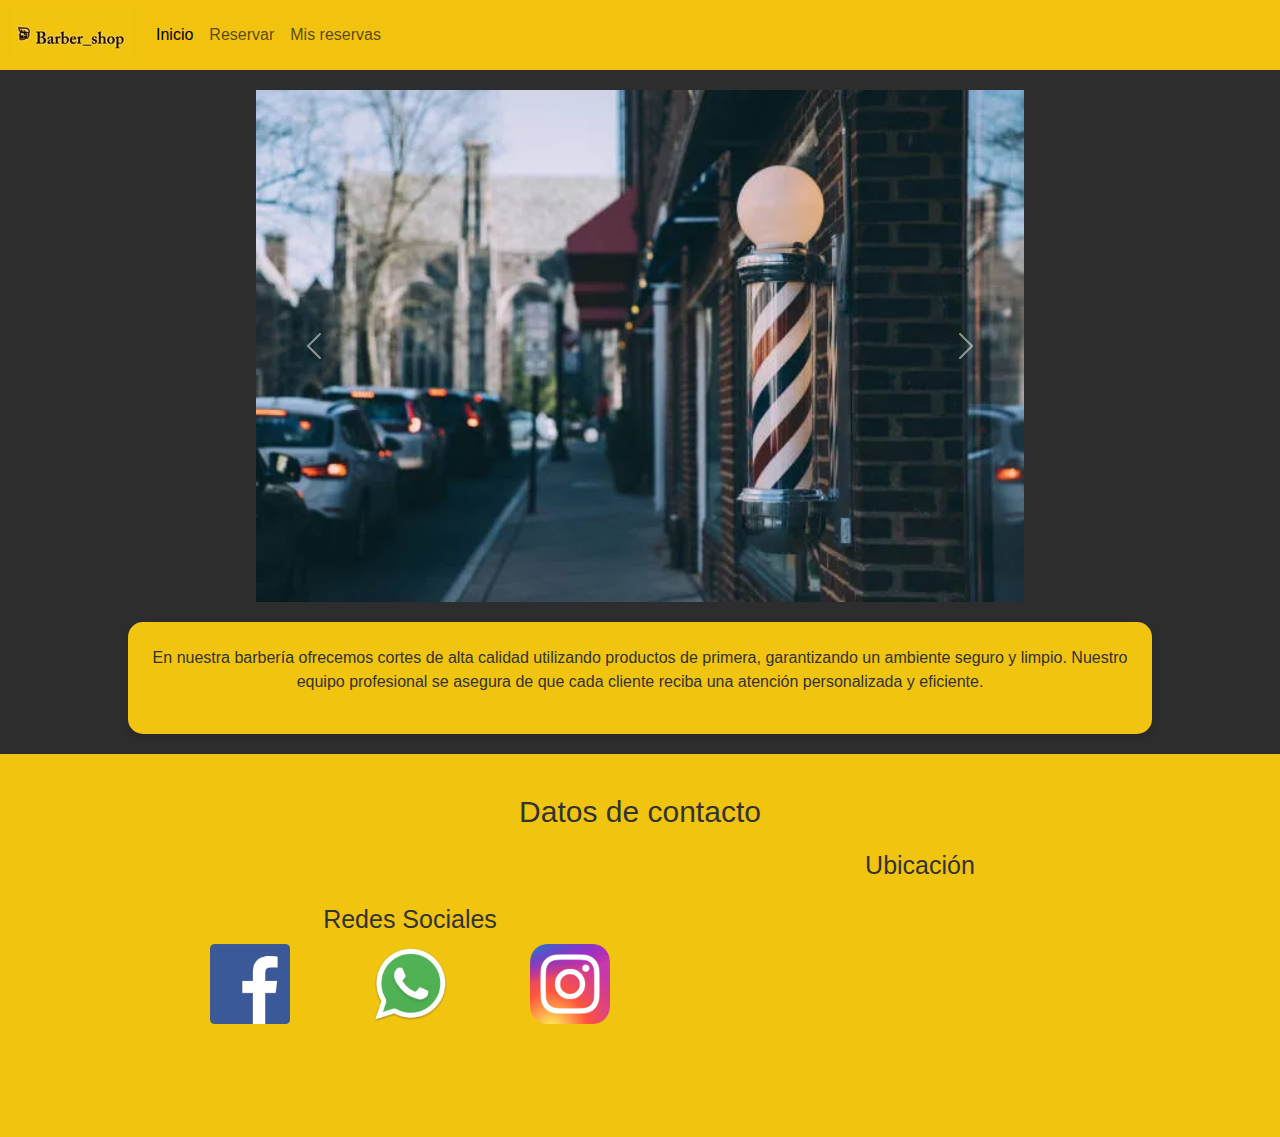
<file: index.html>
<!DOCTYPE html>
<html lang="es">
    <head>
        <meta charset="UTF-8">
        <meta name="viewport" content="width=device-width, initial-scale=1.0">
        <title>Mi Página Web</title>
        <link href="https://cdn.jsdelivr.net/npm/bootstrap@5.3.0-alpha1/dist/css/bootstrap.min.css" rel="stylesheet">
        <link rel="stylesheet" href="styles.css">
    </head>
    <body>
        <!--barra de navegacion-->
        <nav class="navbar navbar-expand-lg">
            <div class="container-fluid">
                <a href="index.html">
                    <img src="Imagenes/logo.jpg" alt="Logo"> 
                </a>
                <a class="navbar-brand"></a>
                <button class="navbar-toggler" type="button" data-bs-toggle="collapse" data-bs-target="#navbarNav" aria-controls="navbarNav" aria-expanded="false" aria-label="Toggle navigation">
                    <span class="navbar-toggler-icon"></span>
                </button>
                <div class="collapse navbar-collapse" id="navbarNav">
                    <ul class="navbar-nav">
                        <li class="nav-item">
                            <a class="nav-link active" aria-current="page" href="index.html">Inicio</a>
                        </li>
                        <li class="nav-item">
                            <a class="nav-link" href="reservas.html">Reservar</a>
                        </li>
                        <li class="nav-item">
                            <a class="nav-link" href="mis_reservas.html">Mis reservas</a>
                        </li>
                    </ul>
                </div>
            </div>
        </nav>

        <!--carrusel-->
        <div class="contenedor">
            <div id="carouselExample" class="carousel slide" data-bs-ride="carousel">
                <div class="carousel-inner">
                    <div class="carousel-item active">
                        <img src="Imagenes/slider1.jpg" class="d-block w-100" alt="Imagen_barberia">
                    </div>
                    <div class="carousel-item">
                        <img src="Imagenes/slider2.jpg" class="d-block w-100" alt="Imagen_barberia">
                    </div>
                    <div class="carousel-item">
                        <img src="Imagenes/slider-3.jpg" class="d-block w-100" alt="Imagen_barberia">
                    </div>
                </div>
                <button class="carousel-control-prev" type="button" data-bs-target="#carouselExample" data-bs-slide="prev">
                    <span class="carousel-control-prev-icon" aria-hidden="true"></span>
                    <span class="visually-hidden">Previous</span>
                </button>
                <button class="carousel-control-next" type="button" data-bs-target="#carouselExample" data-bs-slide="next">
                    <span class="carousel-control-next-icon" aria-hidden="true"></span>
                    <span class="visually-hidden">Next</span>
                </button>
            </div>
        </div>

        <div class="descripcion-barberia text-center p-4">
            <p>En nuestra barbería ofrecemos cortes de alta calidad utilizando productos de primera, garantizando un ambiente seguro y limpio. Nuestro equipo profesional se asegura de que cada cliente reciba una atención personalizada y eficiente.</p>
        </div>

        <!--footer-->
        <footer class="footer">
            <div class="footer-container">
                <h2 class="footer-title">Datos de contacto</h2>
                <div class="footer-content">
                    <div class="footer-redes">
                        <h3 class="redes-titulo">Redes Sociales</h3>
                        <div class="redes-icon">
                            <a href="https://www.facebook.com" target="_blank">
                                <img src="Imagenes/facebook_icon.jpg" alt="Facebook" class="footer-icon">
                            </a>
                            <a href="https://whatsapp.com" target="_blank">
                                <img src="Imagenes/whatsapp_icon.jpg" alt="Whatsapp" class="footer-icon">
                            </a>
                            <a href="https://www.instagram.com" target="_blank">
                                <img src="Imagenes/instagram_icon.jpg" alt="Instagram" class="footer-icon">
                            </a>
                        </div>
                    </div>
                    <div class="footer-ubicacion">
                        <h3 class="ubicacion-titulo">Ubicación</h3>
                        <iframe
                            src="https://www.google.com/maps/embed?pb=your-google-maps-code-here"
                            width="300"
                            height="200"
                            style="border:0;"
                            allowfullscreen=""
                            loading="lazy"
                            referrerpolicy="no-referrer-when-downgrade">
                        </iframe>
                    </div>
                </div>
            </div>
        </footer>

        <script src="https://cdn.jsdelivr.net/npm/bootstrap@5.3.0-alpha1/dist/js/bootstrap.bundle.min.js"></script>
    </body>
</html>
</file>
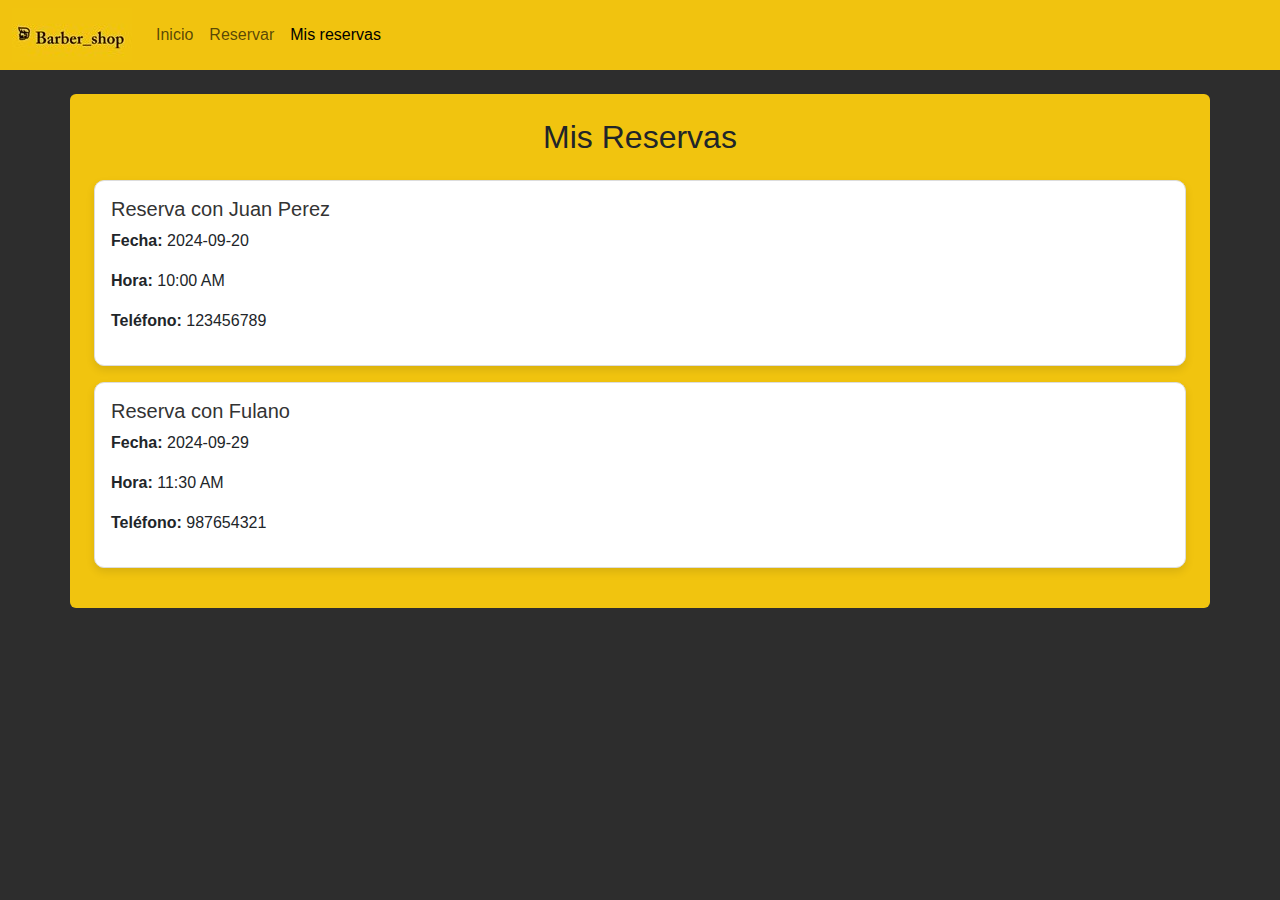
<file: mis_reservas.html>
<!DOCTYPE html>
<html lang="es">
    <head>
        <meta charset="UTF-8">
        <meta name="viewport" content="width=device-width, initial-scale=1.0">
        <title>Mi Página Web</title>
        <link href="https://cdn.jsdelivr.net/npm/bootstrap@5.3.0-alpha1/dist/css/bootstrap.min.css" rel="stylesheet">
        <link rel="stylesheet" href="styles.css">        
    </head>
    <body>
        <!--barra de navegacion-->
        <nav class="navbar navbar-expand-lg">
            <div class="container-fluid">
                <a href="index.html">
                    <img src="Imagenes/logo.jpg" alt="Logo"> 
                </a>
                <a class="navbar-brand"></a>
                <button class="navbar-toggler" type="button" data-bs-toggle="collapse" data-bs-target="#navbarNav" aria-controls="navbarNav" aria-expanded="false" aria-label="Toggle navigation">
                    <span class="navbar-toggler-icon"></span>
                </button>
                <div class="collapse navbar-collapse" id="navbarNav">
                    <ul class="navbar-nav">
                        <li class="nav-item">
                            <a class="nav-link" aria-current="page" href="index.html">Inicio</a>
                        </li>
                        <li class="nav-item">
                            <a class="nav-link" href="reservas.html">Reservar</a>
                        </li>
                        <li class="nav-item">
                            <a class="nav-link active" href="mis_reservas.html">Mis reservas</a>
                        </li>
                    </ul>
                </div>
            </div>
        </nav>

        <!--reservas-->
        <div class="container mt-4 reservas-container p-4 rounded">
            <h2 class="text-center mb-4">Mis Reservas</h2>
            <div class="row">
                <div class="col-md-12">
                    <!-- Ejemplos de una reserva -->
                    <div class="reservation-card mb-3 p-3">
                        <h5 class="reservation-title">Reserva con Juan Perez</h5>
                        <p><strong>Fecha:</strong> 2024-09-20</p>
                        <p><strong>Hora:</strong> 10:00 AM</p>
                        <p><strong>Teléfono:</strong> 123456789</p>
                    </div>
                    <div class="reservation-card mb-3 p-3">
                        <h5 class="reservation-title">Reserva con Fulano</h5>
                        <p><strong>Fecha:</strong> 2024-09-29</p>
                        <p><strong>Hora:</strong> 11:30 AM</p>
                        <p><strong>Teléfono:</strong> 987654321</p>
                    </div>
                </div>
            </div>
        </div>
        <script src="https://cdn.jsdelivr.net/npm/bootstrap@5.3.0-alpha1/dist/js/bootstrap.bundle.min.js"></script>
    </body>
</html>
</file>
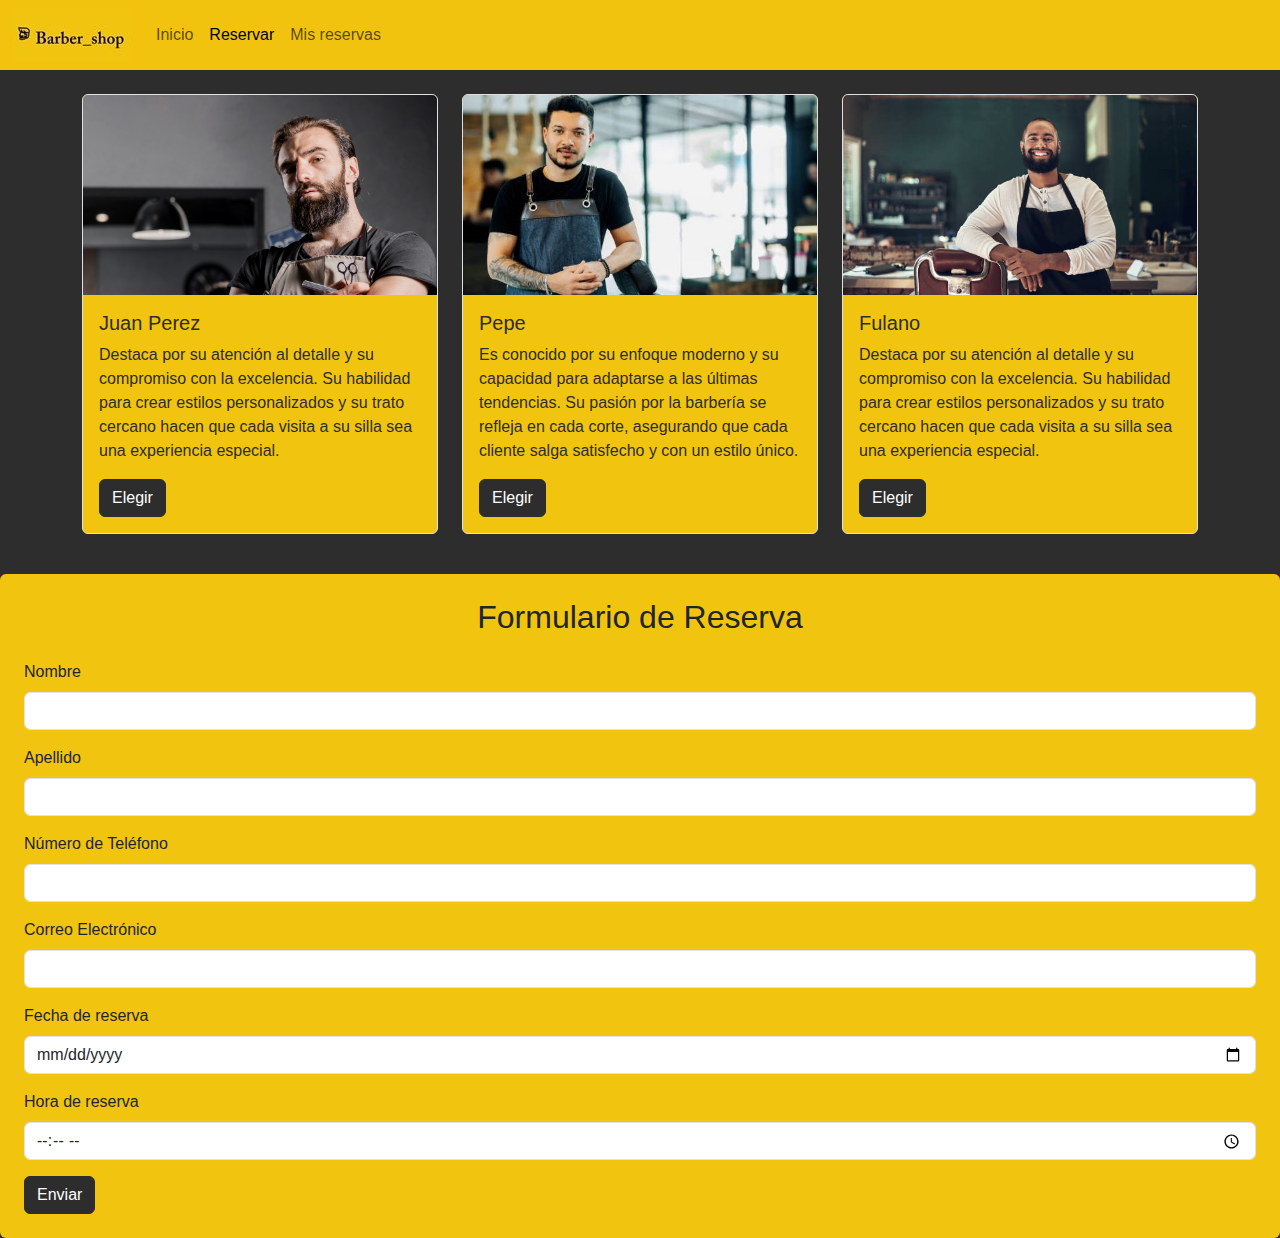
<file: reservas.html>
<!DOCTYPE html>
<html lang="es">
    <head>
        <meta charset="UTF-8">
        <meta name="viewport" content="width=device-width, initial-scale=1.0">
        <title>Mi Página Web</title>
        <link href="https://cdn.jsdelivr.net/npm/bootstrap@5.3.0-alpha1/dist/css/bootstrap.min.css" rel="stylesheet">
        <link rel="stylesheet" href="styles.css">        
    </head>
    <body>
        <!--barra de navegacion-->
        <nav class="navbar navbar-expand-lg">
            <div class="container-fluid">
                <a href="index.html">
                    <img src="Imagenes/logo.jpg" alt="Logo"> 
                </a>
                <a class="navbar-brand"></a>
                <button class="navbar-toggler" type="button" data-bs-toggle="collapse" data-bs-target="#navbarNav" aria-controls="navbarNav" aria-expanded="false" aria-label="Toggle navigation">
                    <span class="navbar-toggler-icon"></span>
                </button>
                <div class="collapse navbar-collapse" id="navbarNav">
                    <ul class="navbar-nav">
                        <li class="nav-item">
                            <a class="nav-link" aria-current="page" href="index.html">Inicio</a>
                        </li>
                        <li class="nav-item">
                            <a class="nav-link active" href="reservas.html">Reservar</a>
                        </li>
                        <li class="nav-item">
                            <a class="nav-link" href="mis_reservas.html">Mis reservas</a>
                        </li>
                    </ul>
                </div>
            </div>
        </nav>

        <!--tarjetas de seleccion de barbero-->
        <div class="container mt-4">
            <div class="row flex-nowrap overflow-auto">
                <div class="col-12 col-md-4 mb-3">
                    <div class="card">
                        <img src="Imagenes/barbero_1.jpg" class="card-img-top" alt="Barbero Juan Perez">
                        <div class="card-body">
                            <h5 class="card-title">Juan Perez</h5>
                            <p class="card-text">Destaca por su atención al detalle y su compromiso con la excelencia. Su habilidad para crear estilos personalizados y su trato cercano hacen que cada visita a su silla sea una experiencia especial.</p>
                            <a href="#" class="btn btn-primary">Elegir</a>
                        </div>
                    </div>
                </div>
                <div class="col-12 col-md-4 mb-3">
                    <div class="card">
                        <img src="Imagenes/barbero_2.jpg" class="card-img-top" alt="Barbero 2">
                        <div class="card-body">
                            <h5 class="card-title">Pepe</h5>
                            <p class="card-text">Es conocido por su enfoque moderno y su capacidad para adaptarse a las últimas tendencias. Su pasión por la barbería se refleja en cada corte, asegurando que cada cliente salga satisfecho y con un estilo único.</p>
                            <a href="#" class="btn btn-primary">Elegir</a>
                        </div>
                    </div>
                </div>
                <div class="col-12 col-md-4 mb-3">
                    <div class="card">
                        <img src="Imagenes/barbero_3.jpg" class="card-img-top" alt="Barbero 3">
                        <div class="card-body">
                            <h5 class="card-title">Fulano</h5>
                            <p class="card-text">Destaca por su atención al detalle y su compromiso con la excelencia. Su habilidad para crear estilos personalizados y su trato cercano hacen que cada visita a su silla sea una experiencia especial.</p>
                            <a href="#" class="btn btn-primary">Elegir</a>
                        </div>
                    </div>
                </div>
            </div>
        </div>

        <!--formulario de reserva-->
        <div class="bg-yellow p-4 rounded mt-4">
            <h2 class="text-center mb-4">Formulario de Reserva</h2>
            <form id="reservation-form">
                <div class="mb-3">
                    <label for="firstName" class="form-label">Nombre</label>
                    <input type="text" class="form-control" id="firstName" required>
                </div>
                <div class="mb-3">
                    <label for="lastName" class="form-label">Apellido</label>
                    <input type="text" class="form-control" id="lastName" required>
                </div>
                <div class="mb-3">
                    <label for="phone" class="form-label">Número de Teléfono</label>
                    <input type="tel" class="form-control" id="phone" required>
                </div>
                <div class="mb-3">
                    <label for="email" class="form-label">Correo Electrónico</label>
                    <input type="email" class="form-control" id="email" required>
                </div>
                <div class="mb-3">
                    <label for="date" class="form-label">Fecha de reserva</label>
                    <input type="date" class="form-control" id="date" min="" required>
                </div>
                <div class="mb-3">
                    <label for="time" class="form-label">Hora de reserva</label>
                    <input type="time" class="form-control" id="time" required>
                </div>
                <button type="submit" class="btn btn-primary">Enviar</button>
            </form>
        </div>
        <script src="https://cdn.jsdelivr.net/npm/bootstrap@5.3.0-alpha1/dist/js/bootstrap.bundle.min.js"></script>
    </body>
</html>
</file>
<file: styles.css>
.contenedor {
    display: flex;
    justify-content: center;
    align-items: center;
    height: auto;
    background-color: #2d2d2d;
    max-width: 100%;
    padding: 0;
    margin-top: 20px
}

@media (max-width: 768px) {
    .contenedor {
        width: 300%;
    }

    .carousel-inner img {
        height: 100%;
        width: 80%;
        object-fit: cover;
    }
}

.carousel-inner img {
    width: 100%;
    height: auto;
    object-fit: cover;
}

.carousel {
    width: 60%;
}

.navbar-brand img {
    max-height: 50px;
    height: auto;
}

.navbar {
    background-color: #f1c30f;
    position: sticky;
    top: 0;
    z-index: 1000;
}

.descripcion-barberia {
    background-color: #f1c40f;
    color: #333333;
    padding: 20px;
    border-radius: 15px;
    text-align: center;
    margin: 20px auto;
    width: 80%;
    box-shadow: 0 4px 8px rgba(0, 0, 0, 0.1);
}

body {
    background-color: #2d2d2d;
    margin: 0;
    padding: 0;
    font-family: Arial, sans-serif;
}

/*estilos del footer*/
.footer {
    background-color: #f1c40f;
    padding: 40px 0;
    color: #333333;
    text-align: center;
}

.footer-title {
    font-size: 30px;
    margin-bottom: 20px;
    text-align: center;
}

.footer-container {
    max-width: 1200px;
    margin: 0 auto;
    padding: 0 20px;
}

.footer-content {
    display: flex;
    justify-content: space-evenly;
    align-items: center;
    gap: 10px;
    margin-top: 20px;
}

/*estilos para las redes sociales*/
.footer-redes {
    display: flex;
    flex-direction: column;
    align-items: center;
    margin-bottom: 20px;
}

.redes-titulo {
    text-align: center;
    margin-bottom: 10px;
    font-size: 25px;
}

.redes-icon {
    display: flex;
    justify-content: center;
    gap: 80px;
}

.footer-icon {
    width: 80px;
    height: 80px;
    transition: transform 0.3s;
}

.footer-icon:hover {
    transform: scale(1.2);
}

.footer-ubicacion iframe {
    width: 300px;
    height: 200px;
    border: none;
}

.ubicacion-titulo {
    text-align: center;
    margin-bottom: 10px;
    font-size: 25px;
}

@media (max-width: 768px) {
    .footer-content {
        flex-direction: column;
        gap: 20px;
    }

    .footer-redes {
        margin-bottom: 20px;
    }

    .footer-ubicacion iframe {
        width: 100%;
        height: 200px;
    }
}

/*Reservar.html----------------------------------------------------------------------------------------*/

@media (max-width: 768px) {
    .card {
        margin-bottom: 20px;
    }

    .card-img-top {
        height: 150px;
        object-fit: cover;
    }

    .card-body {
        padding: 10px;
    }

    .card-title {
        font-size: 1.2em;
    }

    .card-text {
        font-size: 0.9em;
    }

    .btn-primary {
        padding: 5px 10px;
        font-size: 0.9em;
    }
}

.row.flex-nowrap {
    display: flex;
    flex-wrap: nowrap;
    overflow-x: auto;
}

.card {
    min-width: 300px;
}

.card {
    background-color: #f1c40f;
    border: 1px solid #dee2e6;
    border-radius: 0.375rem;
    display: flex;
    flex-direction: column;
    height: 100%;
}

.card-body {
    flex-grow: 1;
}

.card-title {
    color: #2d2d2d
}

.card-text {
    color: #2d2d2d;
}

.btn-primary {
    background-color: #2d2d2d;
    border-color: #2d2d2d;
}

.btn-primary:hover {
    background-color: #6c6c6c;
    border-color: #4d4d4d;
}

.card-img-top {
    object-fit: cover;
    height: 200px;
}

.card-body {
    flex-grow: 1;
}

.bg-yellow {
    background-color: #f1c40f;
}

.btn-primary {
    background-color: #2d2d2d;
    border-color: #2d2d2d;
}

.btn-primary:hover {
    background-color: #4a4a4a;
    border-color: #3a3a3a;
}

.card {
    border: 1px solid #dee2e6;
    border-radius: 0.375rem;
}

.card-img-top {
    object-fit: cover;
    height: 200px;
}

/*Mis Reservas----------------------------------------------------------------------------------*/

/*contenedor de mis reservas*/
.reservas-container {
    background-color: #f1c40f;
}

.reservation-card {
    background-color: #ffffff;
    border: 1px solid #ddd;
    box-shadow: 0 4px 8px rgba(0, 0, 0, 0.1);
    padding: 15px;
    border-radius: 10px;
    margin-bottom: 15px;
}

.reservation-title {
    color: #333333;
}
</file>
